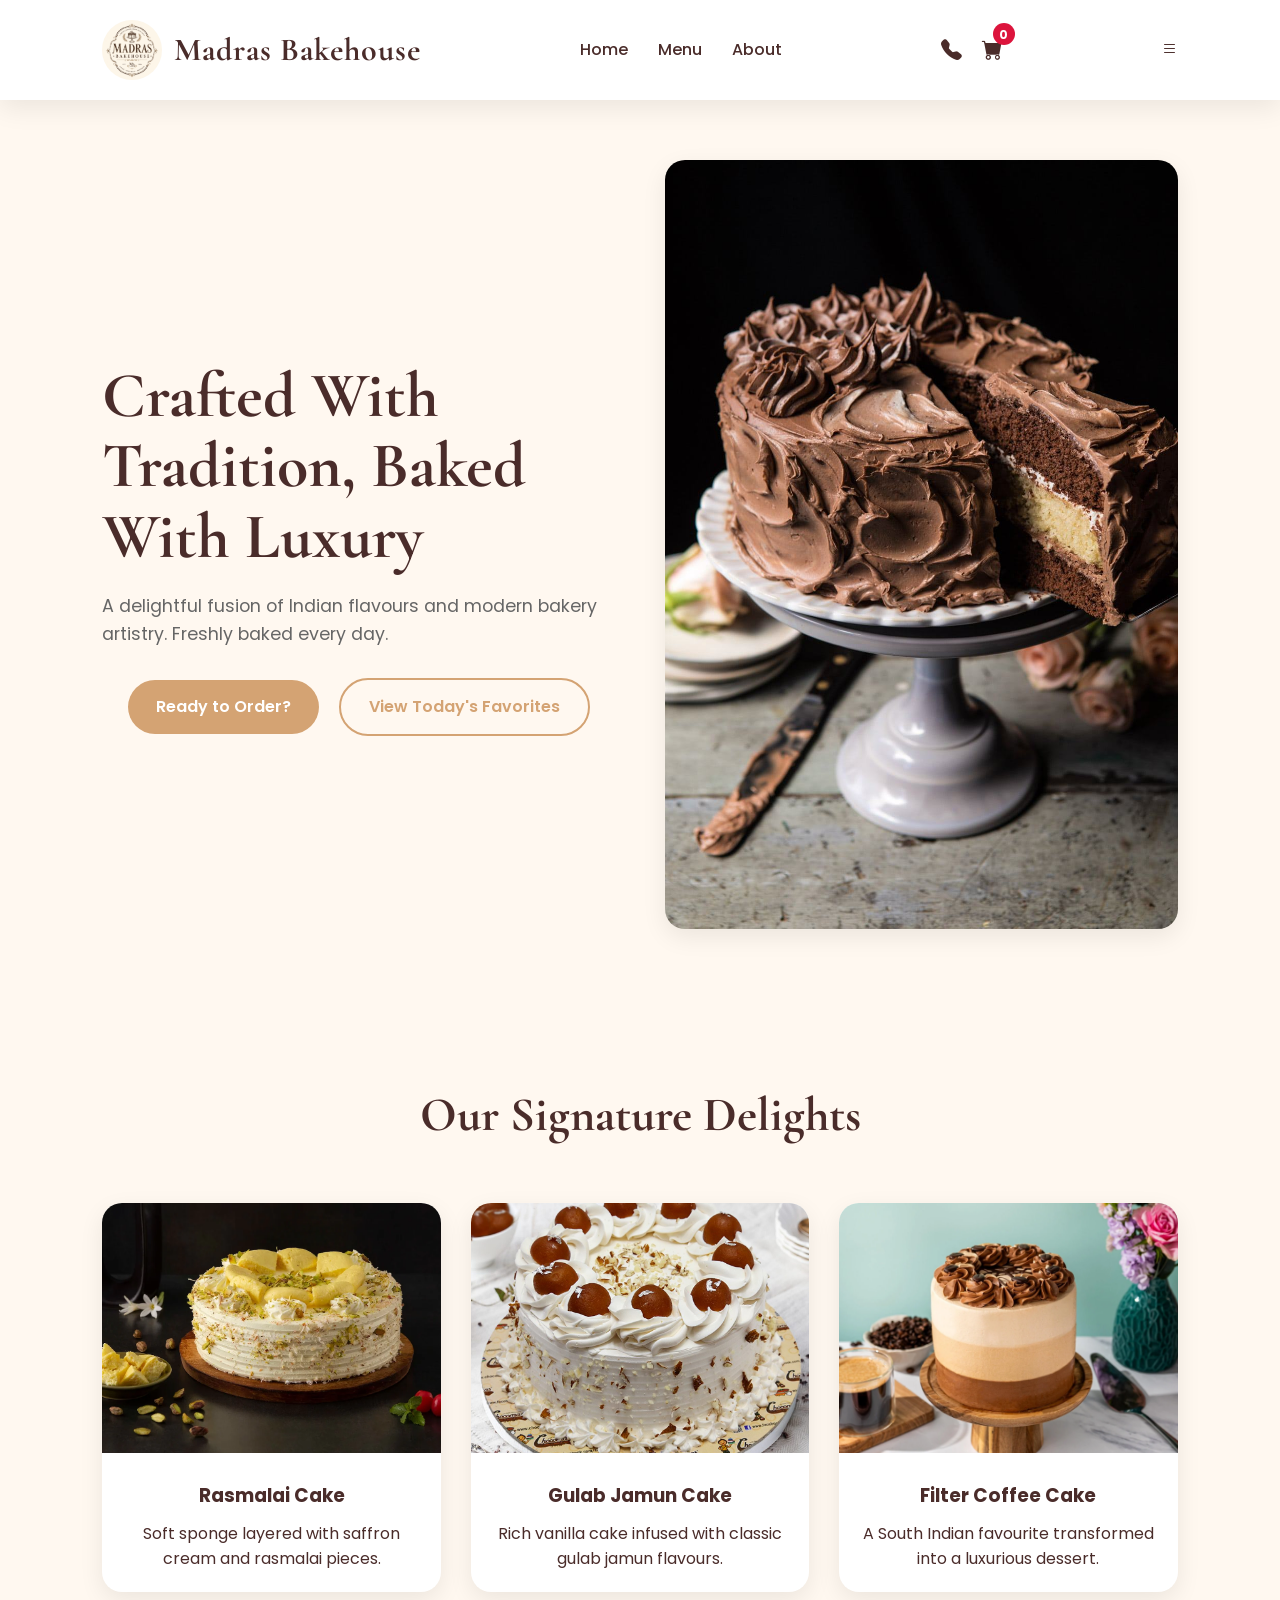
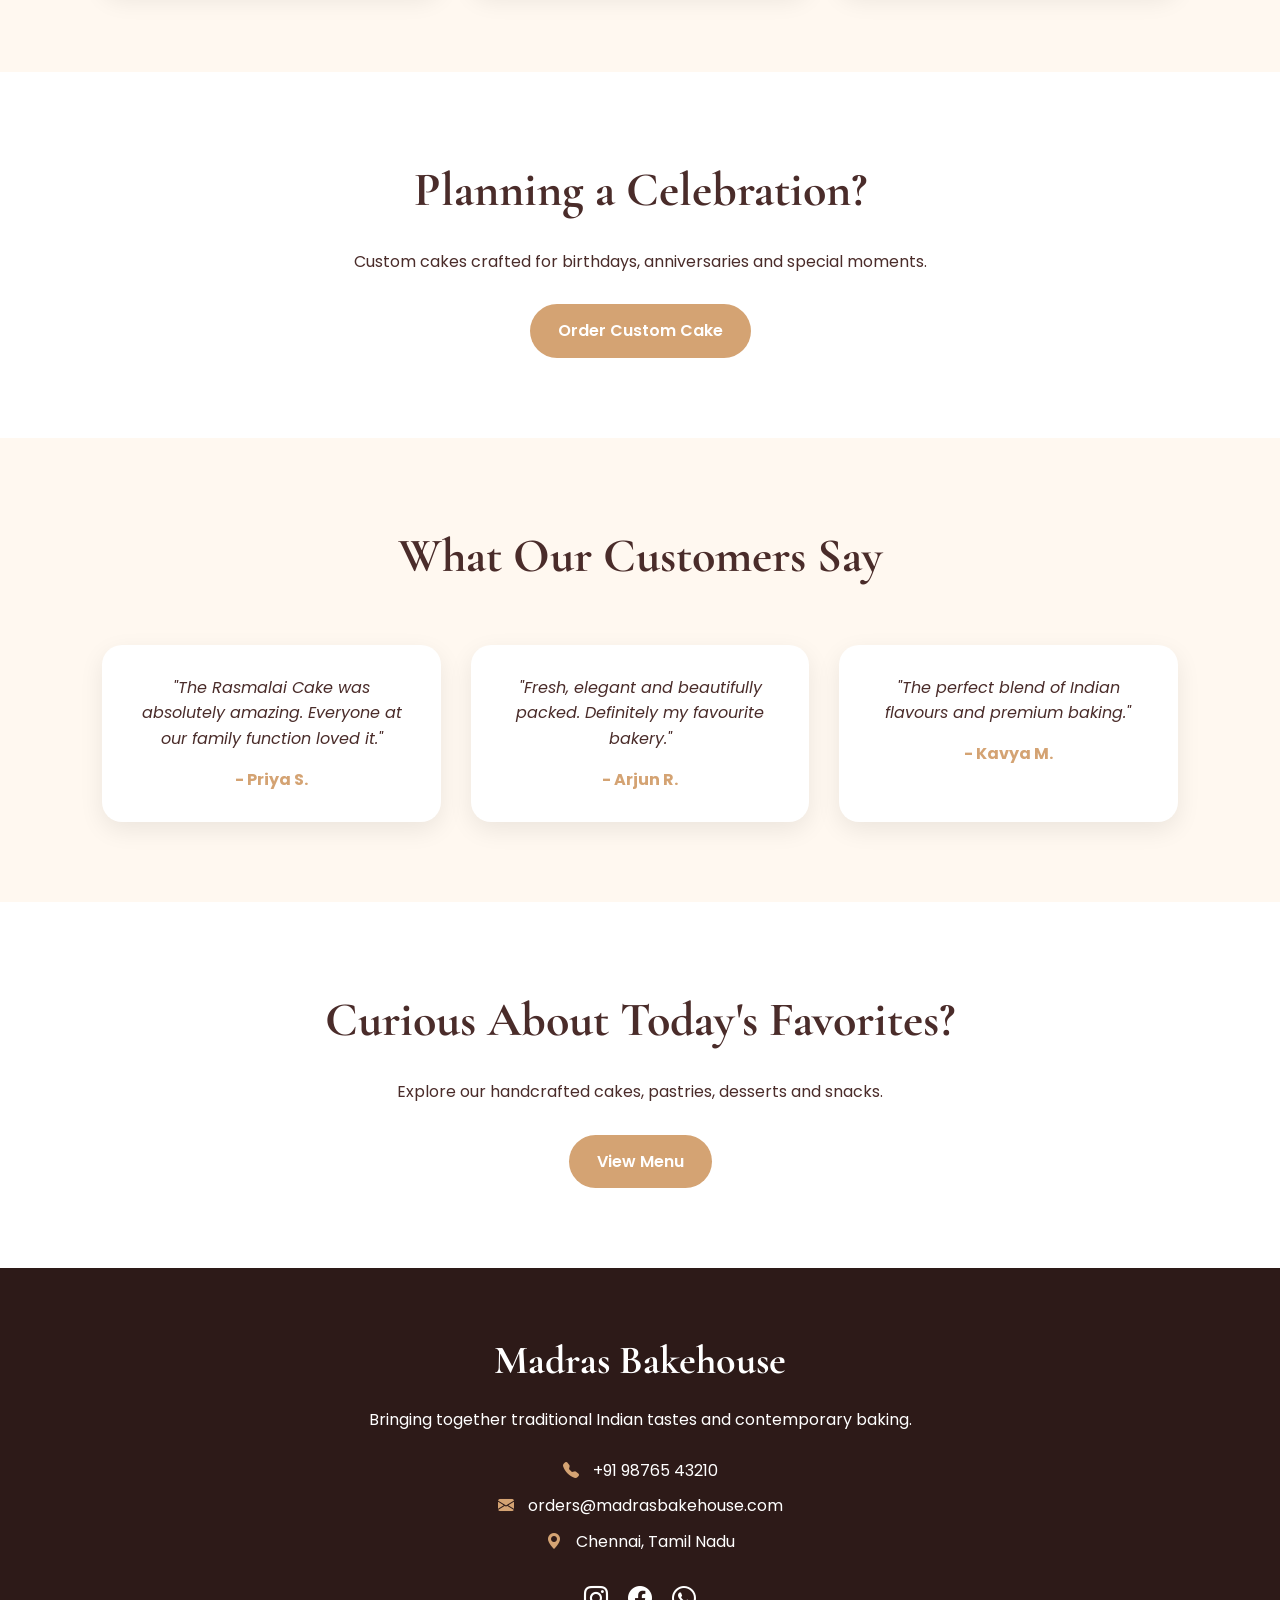
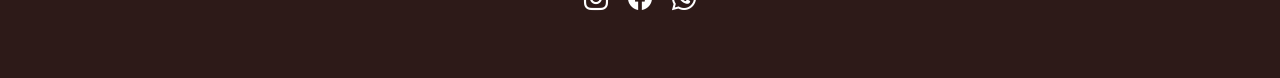
<file: index.html>
<!DOCTYPE html>
<html lang="en">
<head>
    <meta charset="UTF-8">
    <meta name="viewport" content="width=device-width, initial-scale=1.0">
    <title>Madras Bakehouse</title>

    <!-- Bootstrap Icons -->
    <link rel="stylesheet"
    href="https://cdn.jsdelivr.net/npm/bootstrap-icons@1.11.3/font/bootstrap-icons.min.css">

    <!-- CSS -->
    <link rel="stylesheet" href="style.css">
</head>

<body>

    <!-- ================= NAVBAR ================= -->
<!--<div id="loader">

<h2>Madras Bakehouse</h2>

</div>-->
    <header>

        <nav class="navbar">

            <div class="logo-section">

                <img src="logo.png"
                     alt="Bakery Logo"
                     class="logo">

                <h1>Madras Bakehouse</h1>

            </div>

            <ul class="nav-links">

                <li><a href="index.html">Home</a></li>

                <li><a href="menu.html">Menu</a></li>

                <li><a href="about.html">About</a></li>

            </ul>

            <div class="nav-icons">

                <a href="#footer">
                    <i class="bi bi-telephone-fill"></i>
                </a>

                <a href="favorites.html" class="cart-icon">

    <i class="bi bi-cart-fill"></i>

    <span id="cartCount">0</span>

</a>

            </div>
            <div class="menu-toggle">

    <i class="bi bi-list"></i>

</div>

        </nav>

    </header>

    <!-- ================= HERO SECTION ================= -->

    <section class="hero">

        <div class="hero-content">

            <h2>
                Crafted With Tradition,
                Baked With Luxury
            </h2>

            <p>
                A delightful fusion of Indian flavours and
                modern bakery artistry. Freshly baked every day.
            </p>

            <div class="hero-buttons">

                <a href="order.html" class="btn">
                    Ready to Order?
                </a>

                <a href="menu.html" class="btn-outline">
                    View Today's Favorites
                </a>

            </div>

        </div>

        <div class="hero-image">

            <img src="cakedisplay1.jpg"
                 alt="Luxury Cake">

        </div>

    </section>

    <!-- ================= SIGNATURE DESSERTS ================= -->

    <section class="signature">

        <h2>Our Signature Delights</h2>

        <div class="dessert-container">

            <div class="dessert-card">

                <img src="rasmalai.png"
                     alt="Rasmalai Cake">

                <h3>Rasmalai Cake</h3>

                <p>
                    Soft sponge layered with saffron cream
                    and rasmalai pieces.
                </p>

            </div>

            <div class="dessert-card">

                <img src="gulab.jpg"
                     alt="Gulab Jamun Cake">

                <h3>Gulab Jamun Cake</h3>

                <p>
                    Rich vanilla cake infused with
                    classic gulab jamun flavours.
                </p>

            </div>

            <div class="dessert-card">

                <img src="filter.png"
                     alt="Filter Coffee Cake">

                <h3>Filter Coffee Cake</h3>

                <p>
                    A South Indian favourite transformed
                    into a luxurious dessert.
                </p>

            </div>

        </div>

    </section>

    <!-- ================= CTA 1 ================= -->

    <section class="cta">

        <h2>
            Planning a Celebration?
        </h2>

        <p>
            Custom cakes crafted for birthdays,
            anniversaries and special moments.
        </p>

        <a href="order.html" class="btn">
            Order Custom Cake
        </a>

    </section>

    <!-- ================= TESTIMONIALS ================= -->

    <section class="testimonials  ">

        <h2>What Our Customers Say</h2>

        <div class="testimonial-container">

            <div class="testimonial">

                <p>
                    "The Rasmalai Cake was absolutely amazing.
                    Everyone at our family function loved it."
                </p>

                <h4>- Priya S.</h4>

            </div>

            <div class="testimonial">

                <p>
                    "Fresh, elegant and beautifully packed.
                    Definitely my favourite bakery."
                </p>

                <h4>- Arjun R.</h4>

            </div>

            <div class="testimonial">

                <p>
                    "The perfect blend of Indian flavours and
                    premium baking."
                </p>

                <h4>- Kavya M.</h4>

            </div>

        </div>

    </section>

    <!-- ================= CTA 2 ================= -->

    <section class="cta  ">

        <h2>
            Curious About Today's Favorites?
        </h2>

        <p>
            Explore our handcrafted cakes,
            pastries, desserts and snacks.
        </p>

        <a href="menu.html" class="btn">
            View Menu
        </a>

    </section>

    <!-- ================= FOOTER ================= -->

    <footer id="footer">

        <div class="footer-content">

            <h2>Madras Bakehouse</h2>

            <p>
                Bringing together traditional Indian tastes
                and contemporary baking.
            </p>

            <div class="contact-info">

                <p>
                    <i class="bi bi-telephone-fill"></i>
                    +91 98765 43210
                </p>

                <p>
                    <i class="bi bi-envelope-fill"></i>
                    orders@madrasbakehouse.com
                </p>

                <p>
                    <i class="bi bi-geo-alt-fill"></i>
                    Chennai, Tamil Nadu
                </p>

            </div>
<div class="social-icons">

    <a href="#">
        <i class="bi bi-instagram"></i>
    </a>

    <a href="#">
        <i class="bi bi-facebook"></i>
    </a>

    <a href="#">
        <i class="bi bi-whatsapp"></i>
    </a>

</div>
        </div>

    </footer>

    <script src="script.js"></script>

</body>
</html>
</file>
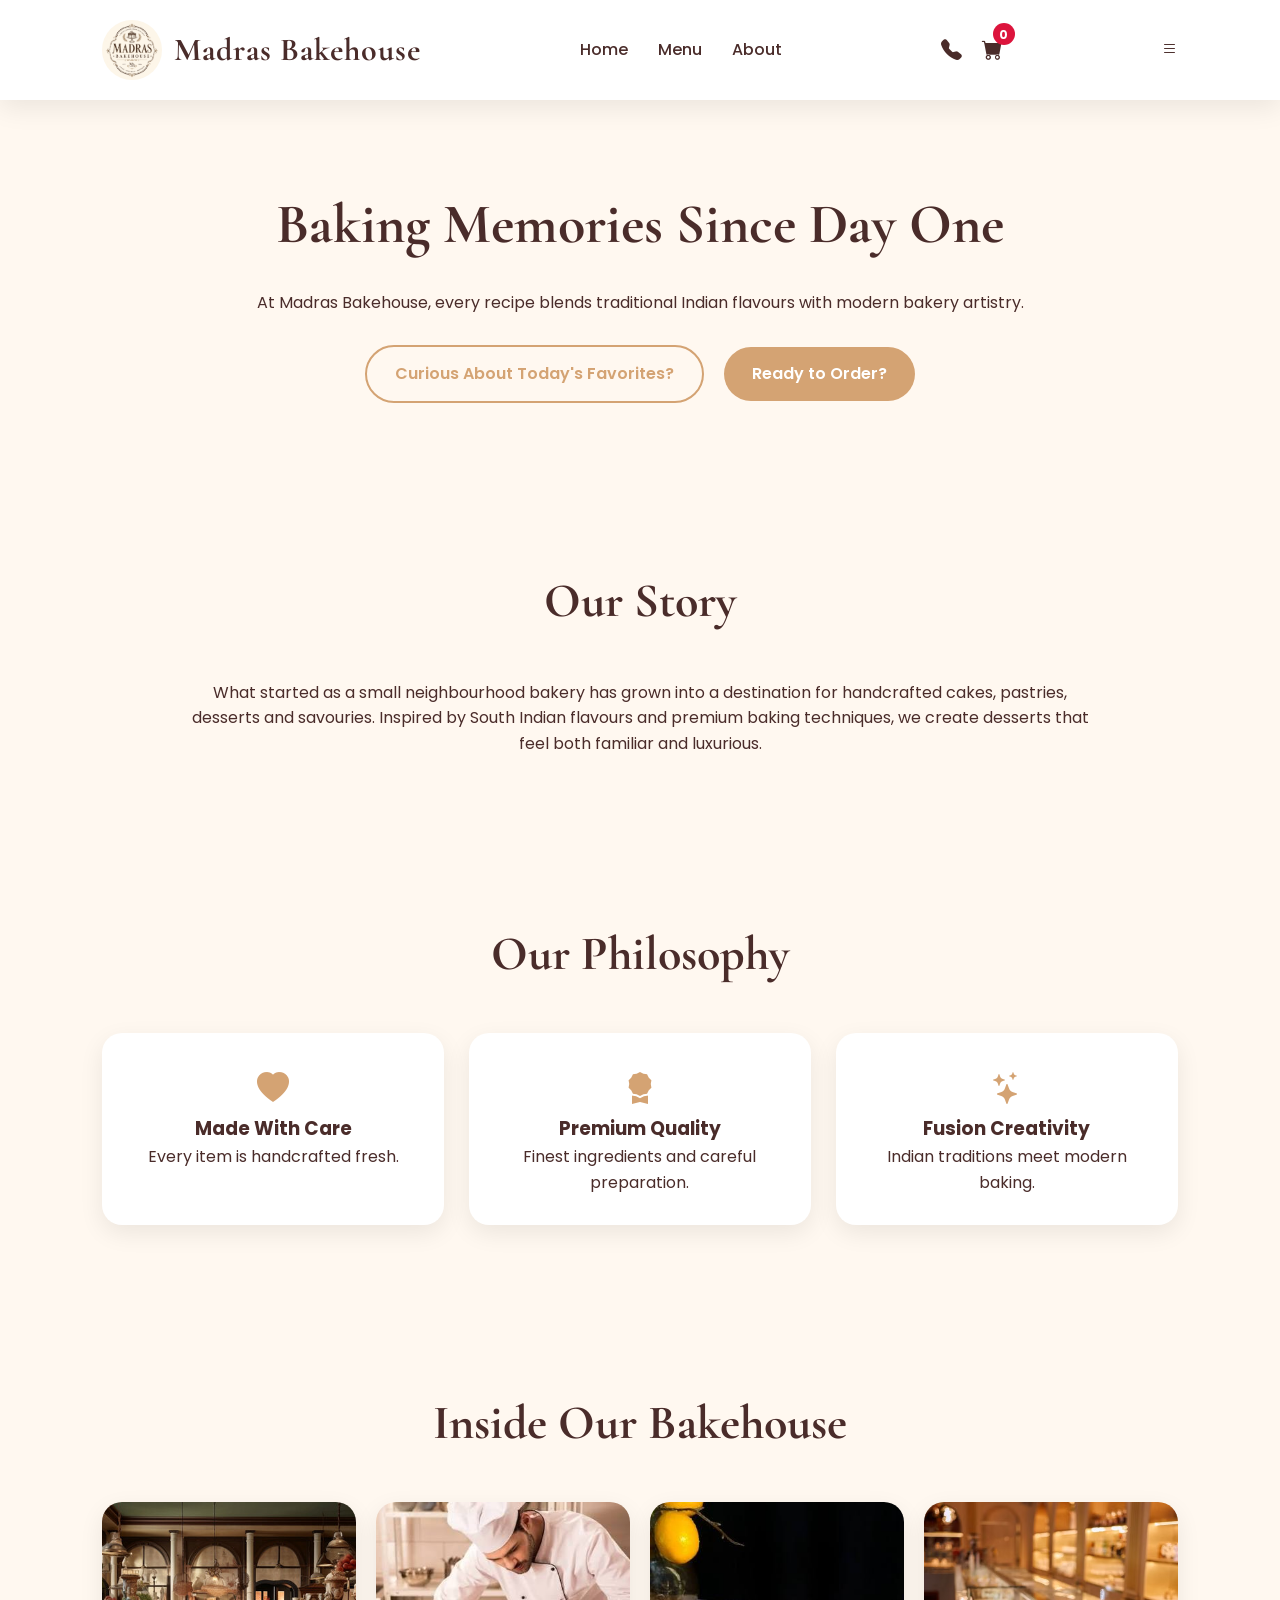
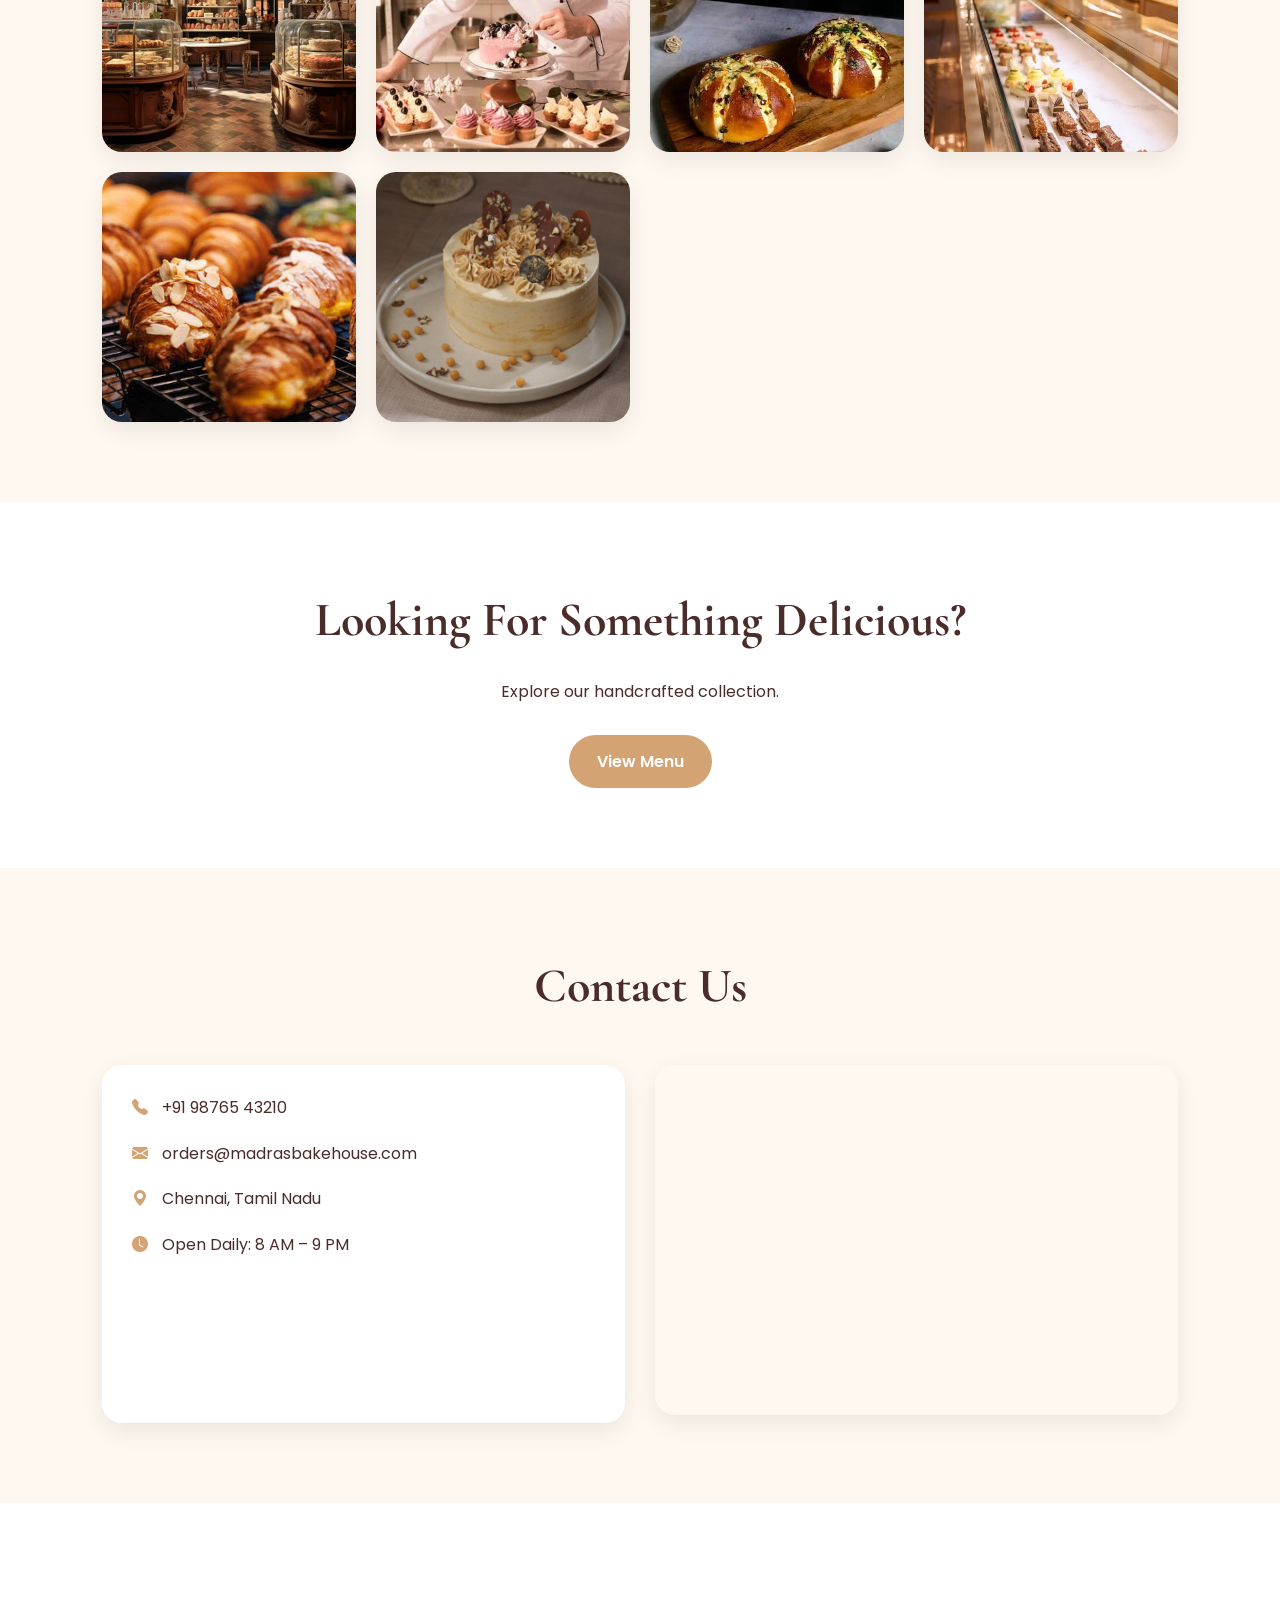
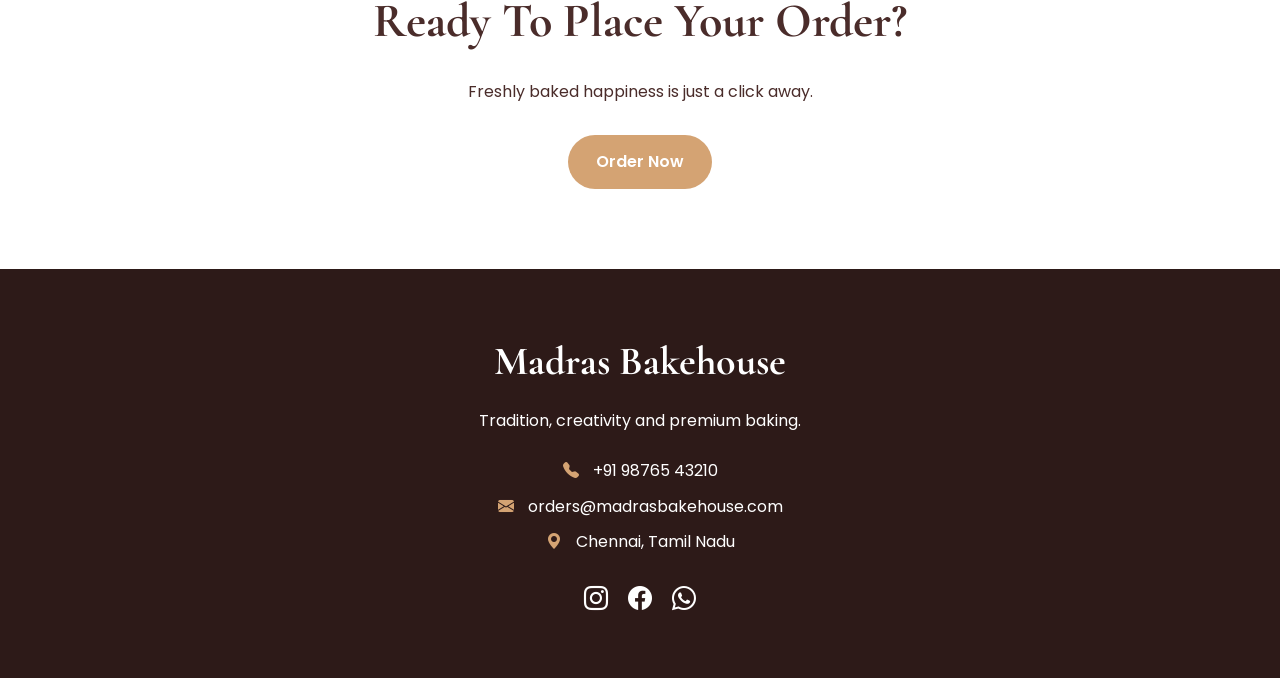
<file: about.html>
<!DOCTYPE html>
<html lang="en">
<head>
    <meta charset="UTF-8">
    <meta name="viewport" content="width=device-width, initial-scale=1.0">
    <title>About Us | Madras Bakehouse</title>

    <link rel="stylesheet"
    href="https://cdn.jsdelivr.net/npm/bootstrap-icons@1.11.3/font/bootstrap-icons.min.css">

    <link rel="stylesheet" href="style.css">
</head>

<body>
<!--<div id="loader">

<h2>Madras Bakehouse</h2>

</div>-->
    <!-- NAVBAR -->

    <header>

        <nav class="navbar">

            <div class="logo-section">

                <img src=" logo.png"
                     alt="Bakery Logo"
                     class="logo">

                <h1>Madras Bakehouse</h1>

            </div>

            <ul class="nav-links">

                <li><a href="index.html">Home</a></li>

                <li><a href="menu.html">Menu</a></li>

                <li><a href="about.html">About</a></li>

            </ul>

            <div class="nav-icons">

                <a href="#contact">
                    <i class="bi bi-telephone-fill"></i>
                </a>

                <a href="favorites.html" class="cart-icon">

    <i class="bi bi-cart-fill"></i>

    <span id="cartCount">0</span>

</a>

            </div>
            <div class="menu-toggle">

    <i class="bi bi-list"></i>

</div>

        </nav>

    </header>

    <!-- HERO -->

    <section class="about-hero">

        <h2>
            Baking Memories Since Day One
        </h2>

        <p>
            At Madras Bakehouse, every recipe blends
            traditional Indian flavours with modern bakery artistry.
        </p>

        <div class="hero-buttons">

           <a href="menu.html" class="btn-outline">
                Curious About Today's Favorites?
            </a>

            <a href="order.html" class="btn">
                Ready to Order?
            </a>

        </div>

    </section>

    <!-- OUR STORY -->

    <section class="story-section">

        <h2>Our Story</h2>

        <p>
            What started as a small neighbourhood bakery
            has grown into a destination for handcrafted cakes,
            pastries, desserts and savouries.

            Inspired by South Indian flavours and premium
            baking techniques, we create desserts that feel
            both familiar and luxurious.
        </p>

    </section>

    <!-- PHILOSOPHY -->

    <section class="philosophy-section">

        <h2>Our Philosophy</h2>

        <div class="philosophy-grid">

            <div class="philosophy-card">
                <i class="bi bi-heart-fill"></i>
                <h3>Made With Care</h3>
                <p>
                    Every item is handcrafted fresh.
                </p>
            </div>

            <div class="philosophy-card">
                <i class="bi bi-award-fill"></i>
                <h3>Premium Quality</h3>
                <p>
                    Finest ingredients and careful preparation.
                </p>
            </div>

            <div class="philosophy-card">
                <i class="bi bi-stars"></i>
                <h3>Fusion Creativity</h3>
                <p>
                    Indian traditions meet modern baking.
                </p>
            </div>

        </div>

    </section>

    <!-- GALLERY -->

    <section class="gallery-section">

        <h2>Inside Our Bakehouse</h2>

        <div class="gallery-grid">

            <img src="bakerydisplay.jpg" alt="">
            <img src="baker.jpg" alt="">
            <img src="bread.jpg" alt="">
            <img src="counter.avif" alt="">
            <img src="pasteryclose.jpg" alt="">
            <img src="custom.webp" alt="">

        </div>

    </section>

    <!-- CTA -->

    <section class="cta">

        <h2>
            Looking For Something Delicious?
        </h2>

        <p>
            Explore our handcrafted collection.
        </p>

        <a href="menu.html" class="btn">
            View Menu
        </a>

    </section>

    <!-- CONTACT -->

    <section id="contact" class="contact-section">

        <h2>Contact Us</h2>

        <div class="contact-grid">

            <div class="contact-details">

                <p>
                    <i class="bi bi-telephone-fill"></i>
                    +91 98765 43210
                </p>

                <p>
                    <i class="bi bi-envelope-fill"></i>
                    orders@madrasbakehouse.com
                </p>

                <p>
                    <i class="bi bi-geo-alt-fill"></i>
                    Chennai, Tamil Nadu
                </p>

                <p>
                    <i class="bi bi-clock-fill"></i>
                    Open Daily: 8 AM – 9 PM
                </p>

            </div>

            <div class="map-container">

                <iframe
                    src="https://maps.google.com/maps?q=Chennai&t=&z=13&ie=UTF8&iwloc=&output=embed"
                    loading="lazy">
                </iframe>

            </div>

        </div>

    </section>

    <!-- CTA -->

    <section class="cta ">

        <h2>
            Ready To Place Your Order?
        </h2>

        <p>
            Freshly baked happiness is just a click away.
        </p>

        <a href="order.html" class="btn">
            Order Now
        </a>

    </section>

    <!-- FOOTER -->

    <footer>

        <div class="footer-content">

            <h2>Madras Bakehouse</h2>

            <p>
                Tradition, creativity and premium baking.
            </p>

            <div class="contact-info">

                <p>
                    <i class="bi bi-telephone-fill"></i>
                    +91 98765 43210
                </p>

                <p>
                    <i class="bi bi-envelope-fill"></i>
                    orders@madrasbakehouse.com
                </p>

                <p>
                    <i class="bi bi-geo-alt-fill"></i>
                    Chennai, Tamil Nadu
                </p>

            </div>
            <div class="social-icons">

    <a href="#">
        <i class="bi bi-instagram"></i>
    </a>

    <a href="#">
        <i class="bi bi-facebook"></i>
    </a>

    <a href="#">
        <i class="bi bi-whatsapp"></i>
    </a>

</div>

        </div>

    </footer>

    <script src="script.js"></script>

</body>
</html>
</file>
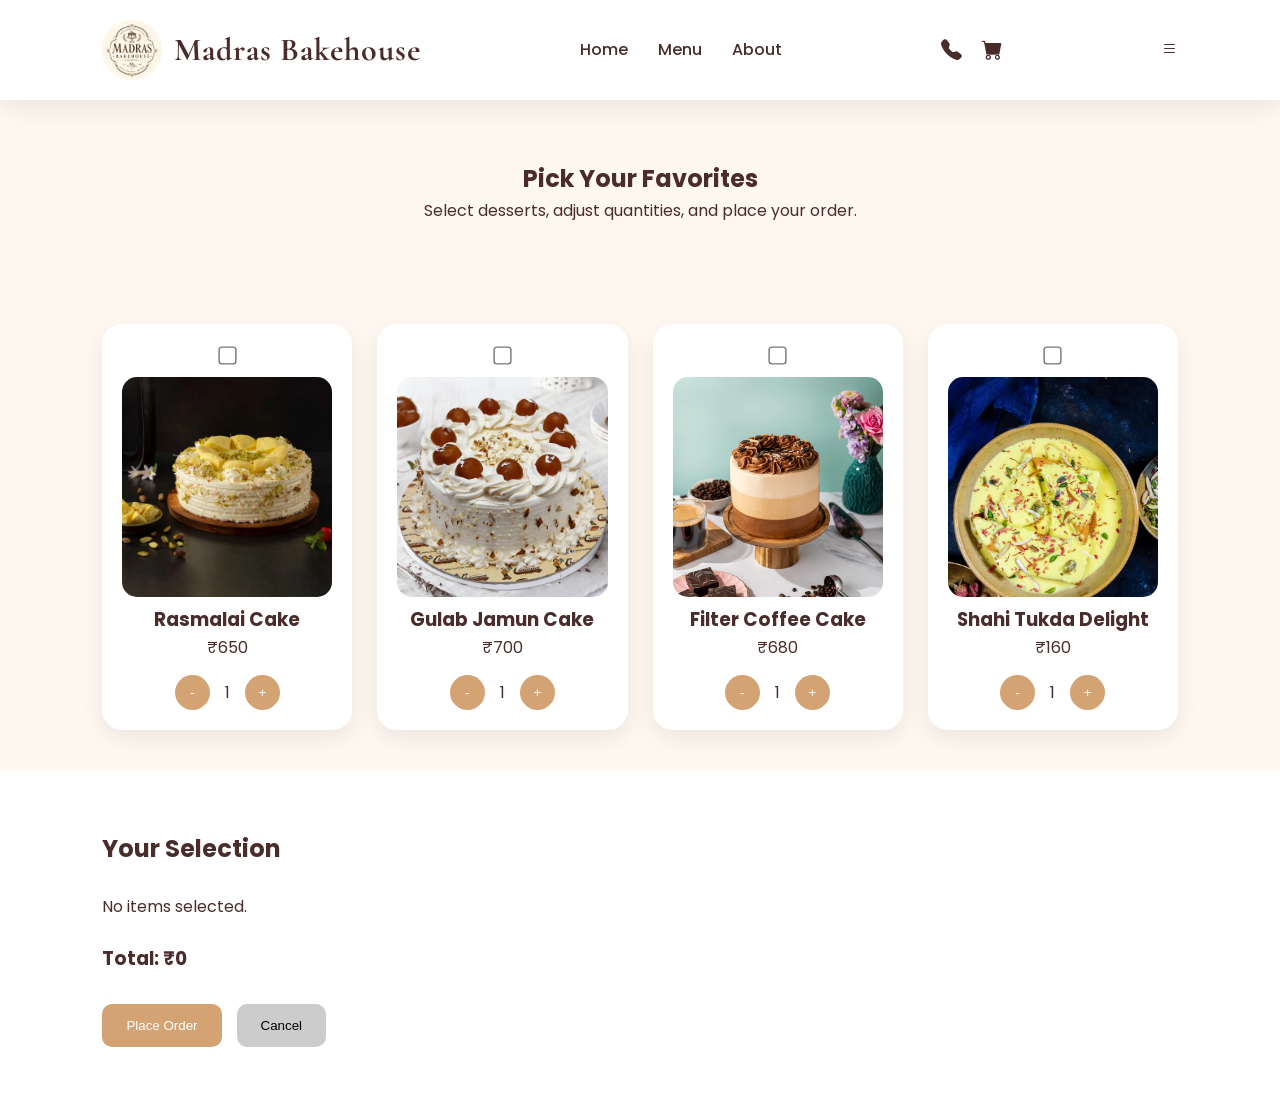
<file: favorites.html>
<!DOCTYPE html>
<html lang="en">
<head>
<meta charset="UTF-8">
<meta name="viewport" content="width=device-width, initial-scale=1.0">

<title>Select Your Favorites | Madras Bakehouse</title>

<link rel="stylesheet"
href="https://cdn.jsdelivr.net/npm/bootstrap-icons@1.11.3/font/bootstrap-icons.min.css">

<link rel="stylesheet" href="style.css">
</head>

<body>
<!--<div id="loader">

<h2>Madras Bakehouse</h2>

</div>-->
<header>

<nav class="navbar">

<div class="logo-section">

<img src=" logo.png"
alt="logo"
class="logo">

<h1>Madras Bakehouse</h1>

</div>

<ul class="nav-links">

<li><a href="index.html">Home</a></li>
<li><a href="menu.html">Menu</a></li>
<li><a href="about.html">About</a></li>

</ul>

<div class="nav-icons">

<a href="about.html#contact">
<i class="bi bi-telephone-fill"></i>
</a>

<a href="#">
<i class="bi bi-cart-fill"></i>
</a>

</div>
<div class="menu-toggle">

    <i class="bi bi-list"></i>

</div>

</nav>

</header>

<section class="favorites-header">

<h2>Pick Your Favorites</h2>

<p>
Select desserts, adjust quantities,
and place your order.
</p>

</section>

<section class="products-container">

<!-- PRODUCT 1 -->

<div class="product-card">

<input
type="checkbox"
class="item-check"
data-name="Rasmalai Cake"
data-price="650">

<img src="rasmalai.png">

<h3>Rasmalai Cake</h3>

<p>₹650</p>

<div class="qty-box">

<button class="minus">-</button>

<span class="qty">1</span>

<button class="plus">+</button>

</div>

</div>

<!-- PRODUCT 2 -->

<div class="product-card">

<input
type="checkbox"
class="item-check"
data-name="Gulab Jamun Cake"
data-price="700">

<img src="gulab.jpg">

<h3>Gulab Jamun Cake</h3>

<p>₹700</p>

<div class="qty-box">

<button class="minus">-</button>

<span class="qty">1</span>

<button class="plus">+</button>

</div>

</div>

<!-- PRODUCT 3 -->

<div class="product-card">

<input
type="checkbox"
class="item-check"
data-name="Filter Coffee Cake"
data-price="680">

<img src="filter.png">

<h3>Filter Coffee Cake</h3>

<p>₹680</p>

<div class="qty-box">

<button class="minus">-</button>

<span class="qty">1</span>

<button class="plus">+</button>

</div>

</div>

<!-- PRODUCT 4 -->

<div class="product-card">

<input
type="checkbox"
class="item-check"
data-name="Shahi Tukda Delight"
data-price="160">

<img src="shahi.jpg">

<h3>Shahi Tukda Delight</h3>

<p>₹160</p>

<div class="qty-box">

<button class="minus">-</button>

<span class="qty">1</span>

<button class="plus">+</button>

</div>

</div>

</section>

<!-- SUMMARY -->

<section class="order-summary">

<h2>Your Selection</h2>

<div id="selectedItems">

No items selected.

</div>

<h3 id="grandTotal">

Total: ₹0

</h3>

<div class="summary-buttons">

<button id="placeOrder"
class="submit-btn">

Place Order

</button>

<button
class="cancel-btn"
onclick="window.location.href='menu.html'">

Cancel

</button>

</div>

</section>

<!-- SUCCESS MESSAGE -->

<section
id="successMessage"
class="success-message"
style="display:none;">

<h2>
🎉 Your Order Has Been Placed Successfully!
</h2>

<p id="customerConfirmation"></p>

</section>

<script src="script.js"></script>

</body>
</html>
</file>
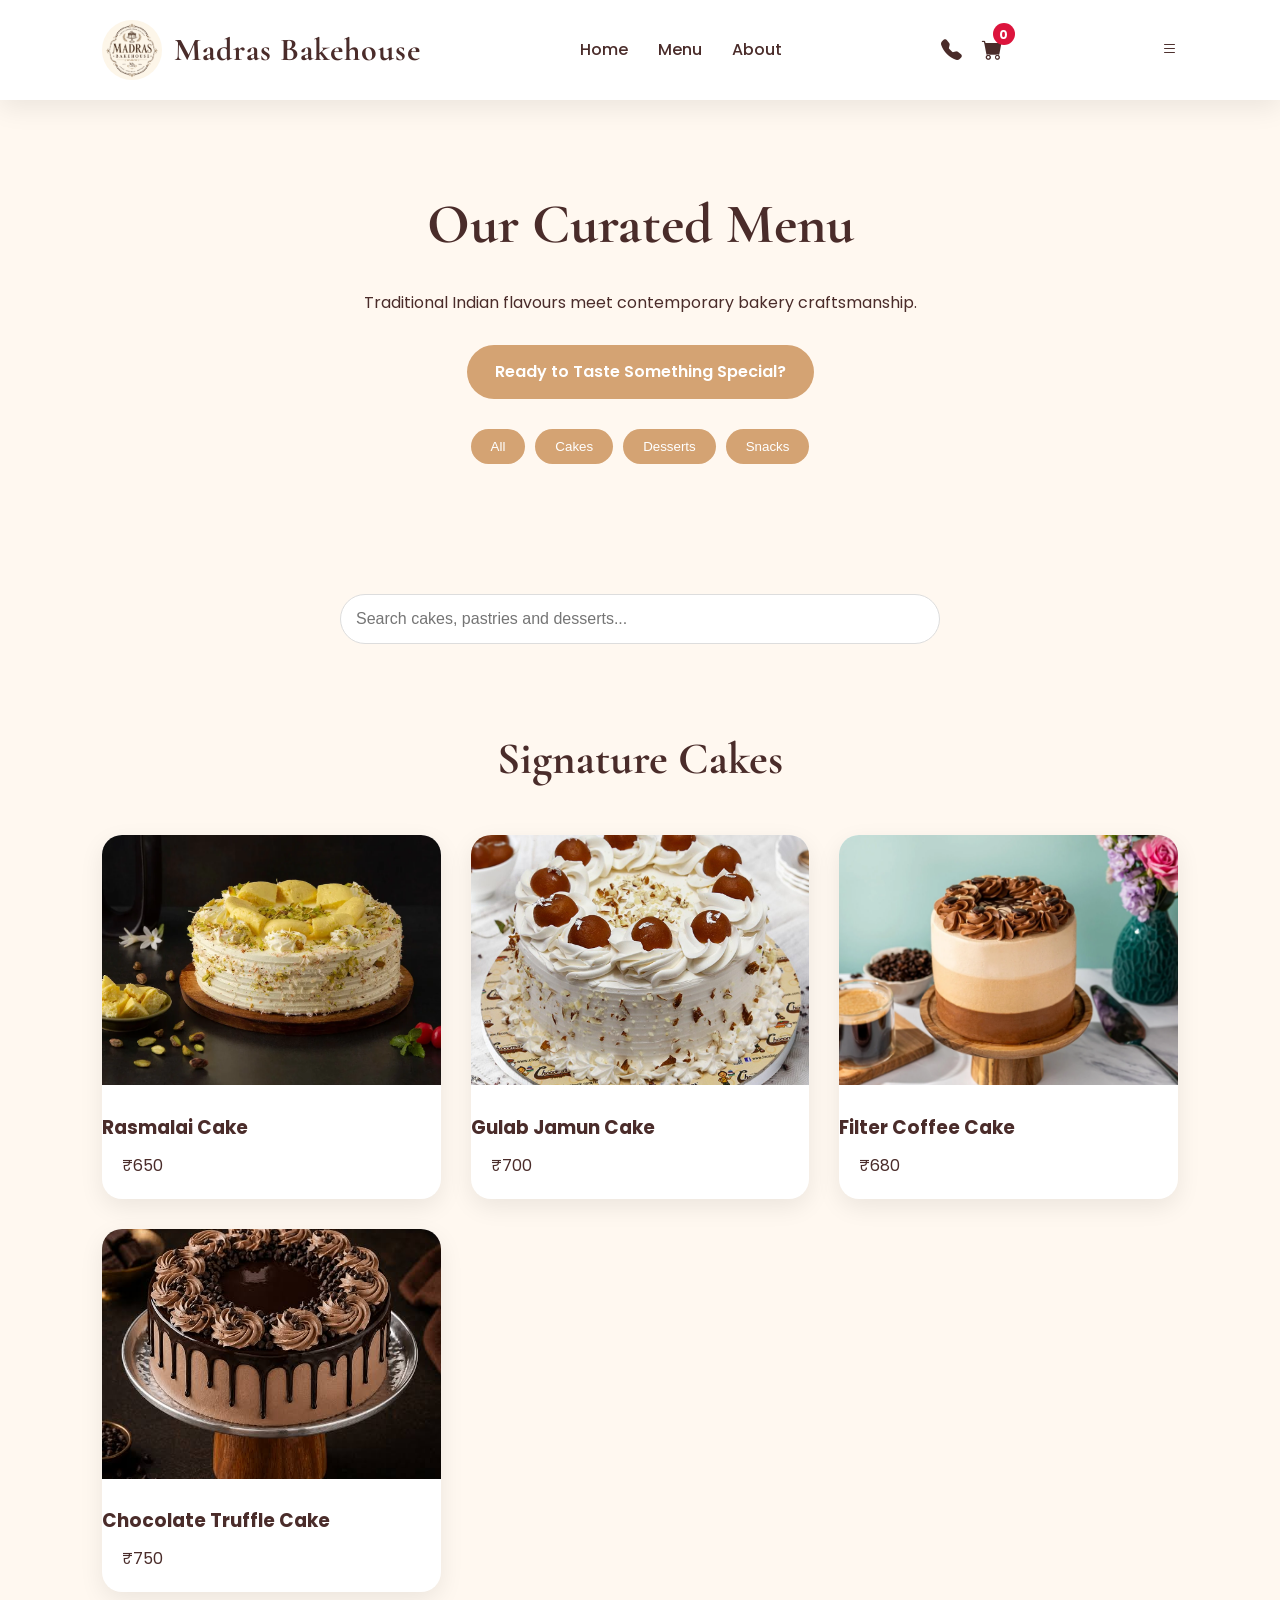
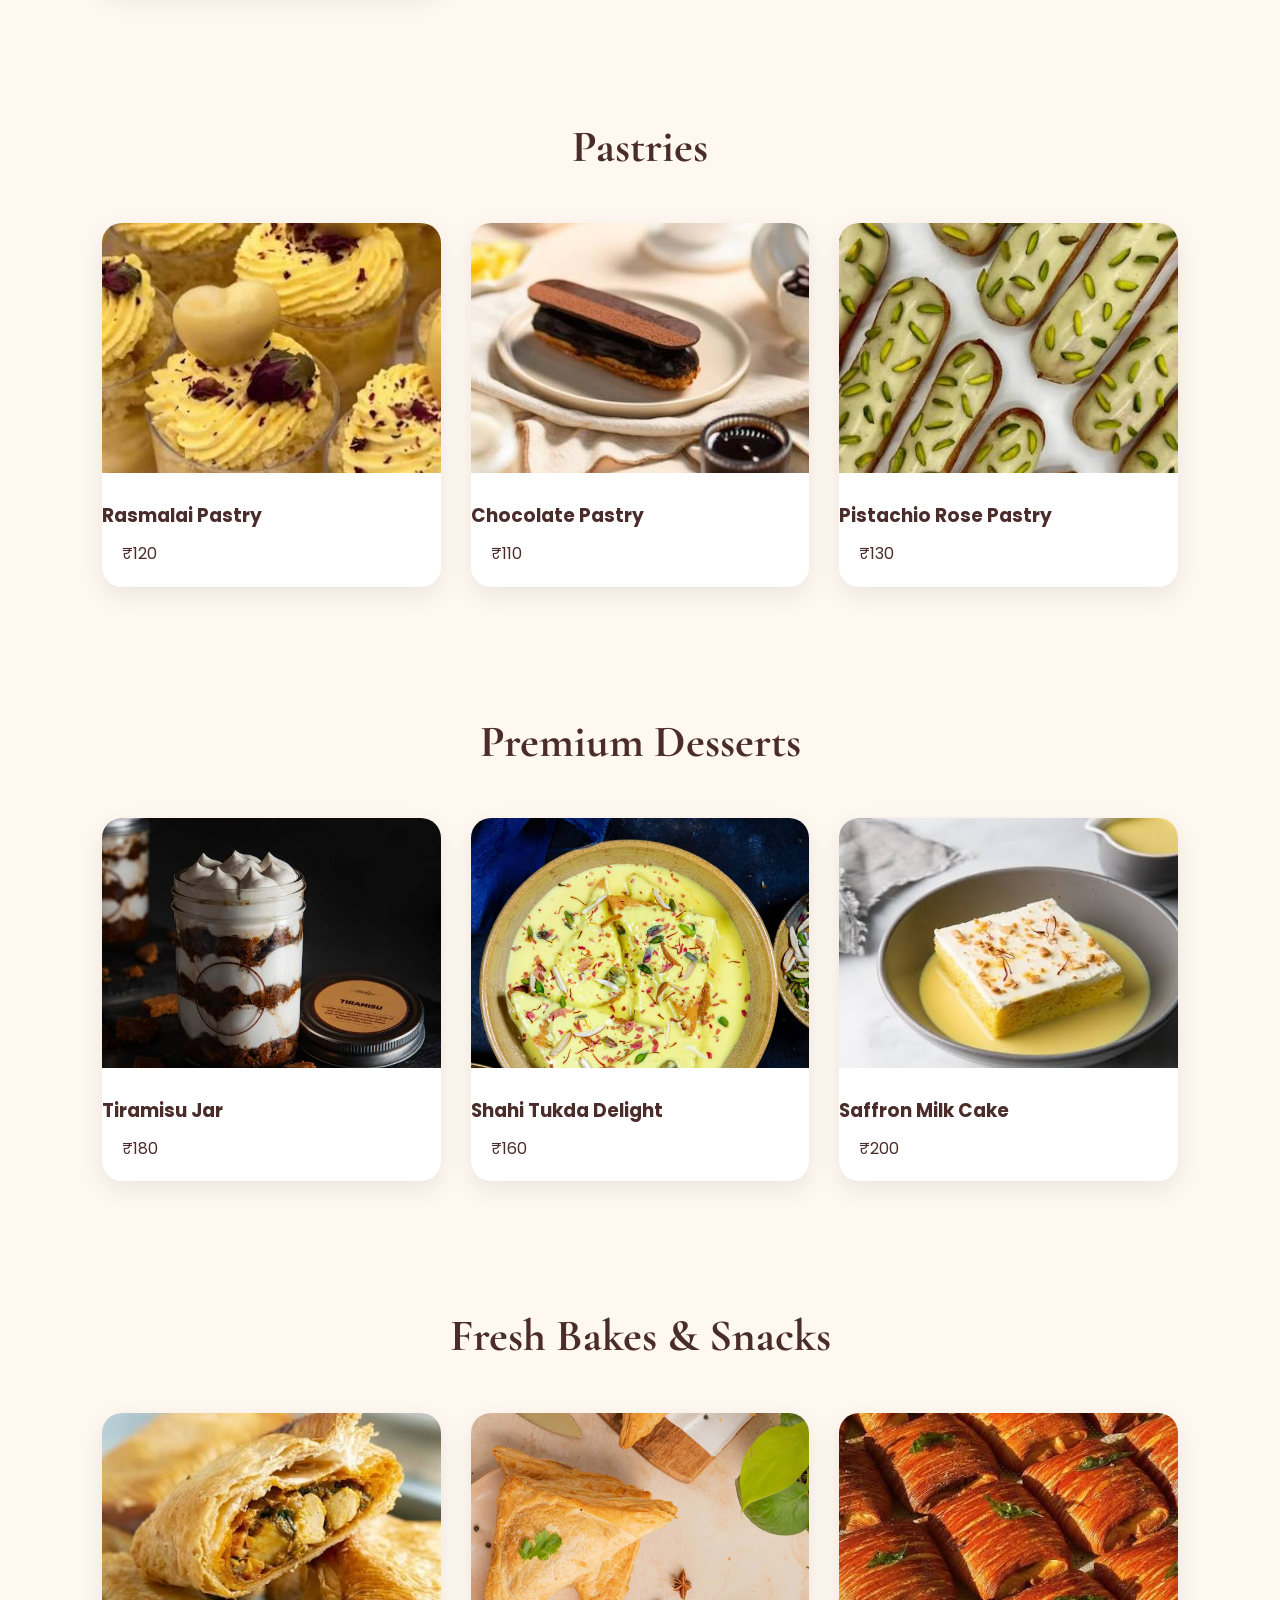
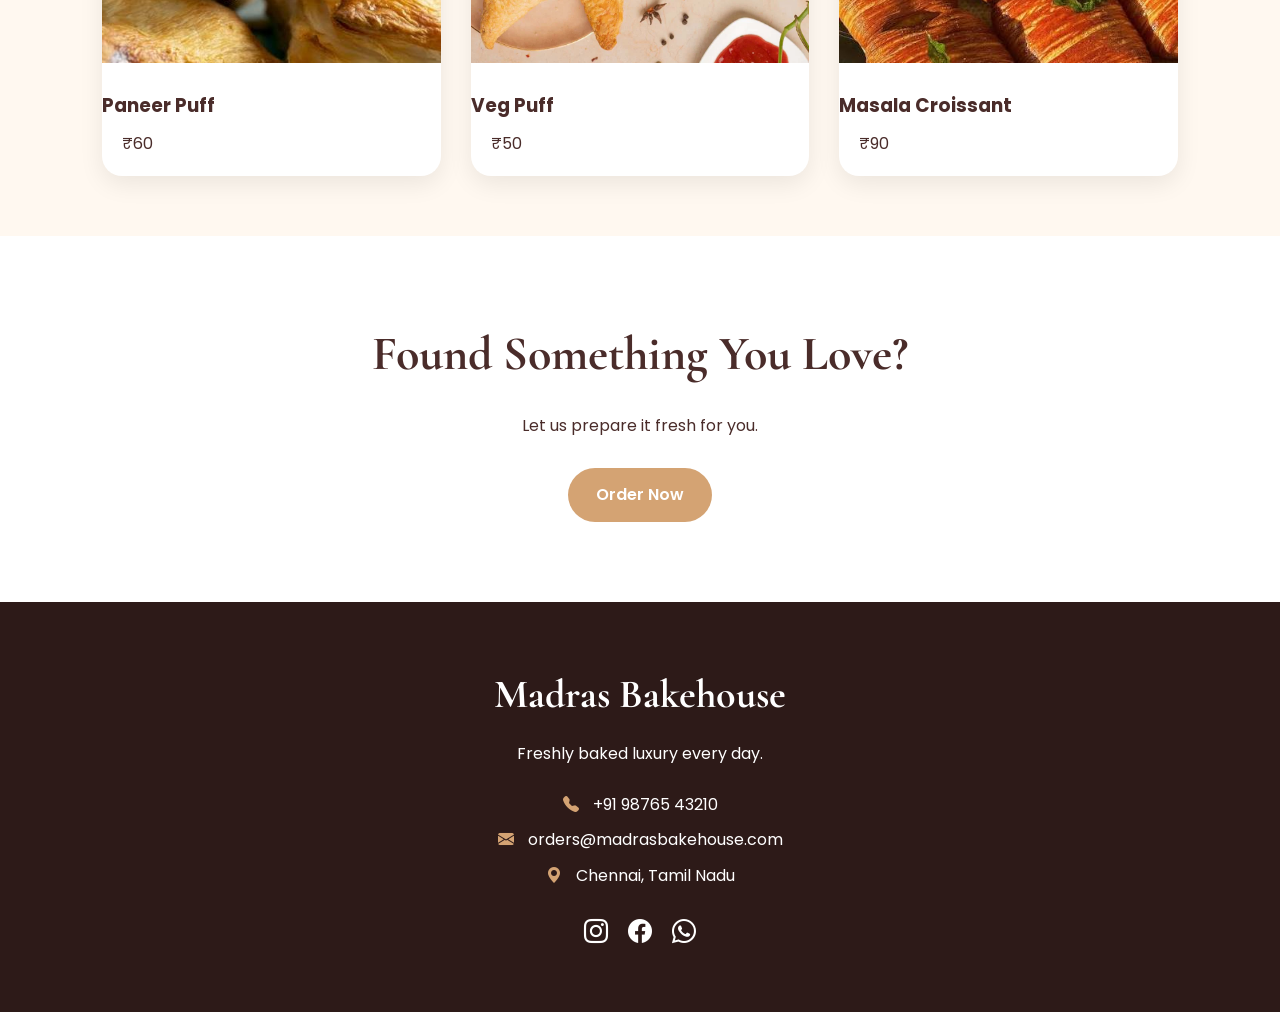
<file: menu.html>
<!DOCTYPE html>
<html lang="en">
<head>
    <meta charset="UTF-8">
    <meta name="viewport" content="width=device-width, initial-scale=1.0">
    <title>Menu | Madras Bakehouse</title>

    <link rel="stylesheet"
    href="https://cdn.jsdelivr.net/npm/bootstrap-icons@1.11.3/font/bootstrap-icons.min.css">

    <link rel="stylesheet" href="style.css">
</head>
<body>

    <!-- ================= NAVBAR ================= -->
<!--<div id="loader">

<h2>Madras Bakehouse</h2>

</div>-->
    <header>

        <nav class="navbar">

            <div class="logo-section">

                <img src=" logo.png"
                     alt="Logo"
                     class="logo">

                <h1>Madras Bakehouse</h1>

            </div>

            <ul class="nav-links">

                <li><a href="index.html">Home</a></li>

                <li><a href="menu.html">Menu</a></li>

                <li><a href="about.html">About</a></li>

            </ul>

            <div class="nav-icons">

                <a href="about.html#contact">
                    <i class="bi bi-telephone-fill"></i>
                </a>

                <a href="favorites.html" class="cart-icon">

    <i class="bi bi-cart-fill"></i>

    <span id="cartCount">0</span>

</a>

            </div>
            <div class="menu-toggle">

    <i class="bi bi-list"></i>

</div>

        </nav>

    </header>

    <!-- ================= HERO ================= -->

    <section class="menu-hero">

        <h2>Our Curated Menu</h2>

        <p>
            Traditional Indian flavours meet
            contemporary bakery craftsmanship.
        </p>

        <a href="order.html" class="btn">
            Ready to Taste Something Special?
        </a>
        <div class="filter-buttons">

<button class="filter-btn" data-filter="all">
All
</button>

<button class="filter-btn" data-filter="cake">
Cakes
</button>

<button class="filter-btn" data-filter="dessert">
Desserts
</button>

<button class="filter-btn" data-filter="snack">
Snacks
</button>

</div>

    </section>
    <section class="search-section">

    <input
    type="text"
    id="searchInput"
    placeholder="Search cakes, pastries and desserts...">

</section>

    <!-- ================= CAKES ================= -->

    <section class="menu-section" data-category="cake">

        <h2>Signature Cakes</h2>

        <div class="dessert-container">

            <div class="dessert-card">
                <img src="rasmalai.png">
                <h3>Rasmalai Cake</h3>
                <p>₹650</p>
            </div>

            <div class="dessert-card">
                <img src="gulab.jpg">
                <h3>Gulab Jamun Cake</h3>
                <p>₹700</p>
            </div>

            <div class="dessert-card">
                <img src="filter.png">
                <h3>Filter Coffee Cake</h3>
                <p>₹680</p>
            </div>

            <div class="dessert-card">
                <img src="truffle.jpg">
                <h3>Chocolate Truffle Cake</h3>
                <p>₹750</p>
            </div>

        </div>

    </section>

    <!-- ================= PASTRIES ================= -->

    <section class="menu-section" data-category="dessert">

        <h2>Pastries</h2>

        <div class="dessert-container">

            <div class="dessert-card">
                <img src="raspas.jpg">
                <h3>Rasmalai Pastry</h3>
                <p>₹120</p>
            </div>

            <div class="dessert-card">
                <img src="chocopas.jpg">
                <h3>Chocolate Pastry</h3>
                <p>₹110</p>
            </div>

            <div class="dessert-card">
                <img src="pispas.jpg">
                <h3>Pistachio Rose Pastry</h3>
                <p>₹130</p>
            </div>

        </div>

    </section>

    <!-- ================= DESSERTS ================= -->

    <section class="menu-section" data-category="dessert">

        <h2>Premium Desserts</h2>

        <div class="dessert-container">

            <div class="dessert-card">
                <img src="tira.jpg">
                <h3>Tiramisu Jar</h3>
                <p>₹180</p>
            </div>

            <div class="dessert-card">
                <img src="shahi.jpg">
                <h3>Shahi Tukda Delight</h3>
                <p>₹160</p>
            </div>

            <div class="dessert-card">
                <img src="saffron.jpg">
                <h3>Saffron Milk Cake</h3>
                <p>₹200</p>
            </div>

        </div>

    </section>

    <!-- ================= SAVOURIES ================= -->

    <section class="menu-section" data-category="snack">

        <h2>Fresh Bakes & Snacks</h2>

        <div class="dessert-container">

            <div class="dessert-card">
                <img src="paneer.jpg">
                <h3>Paneer Puff</h3>
                <p>₹60</p>
            </div>

            <div class="dessert-card">
                <img src="vegpuff.png">
                <h3>Veg Puff</h3>
                <p>₹50</p>
            </div>

            <div class="dessert-card">
                <img src="masala.jpg">
                <h3>Masala Croissant</h3>
                <p>₹90</p>
            </div>

        </div>

    </section>

    <!-- ================= CTA ================= -->

    <section class="cta  ">

        <h2>
            Found Something You Love?
        </h2>

        <p>
            Let us prepare it fresh for you.
        </p>

        <a href="order.html" class="btn">
            Order Now
        </a>

    </section>

    <!-- ================= FOOTER ================= -->

    <footer>

        <div class="footer-content">

            <h2>Madras Bakehouse</h2>

            <p>
                Freshly baked luxury every day.
            </p>

            <div class="contact-info">

                <p>
                    <i class="bi bi-telephone-fill"></i>
                    +91 98765 43210
                </p>

                <p>
                    <i class="bi bi-envelope-fill"></i>
                    orders@madrasbakehouse.com
                </p>

                <p>
                    <i class="bi bi-geo-alt-fill"></i>
                    Chennai, Tamil Nadu
                </p>

            </div>
            <div class="social-icons">

    <a href="#">
        <i class="bi bi-instagram"></i>
    </a>

    <a href="#">
        <i class="bi bi-facebook"></i>
    </a>

    <a href="#">
        <i class="bi bi-whatsapp"></i>
    </a>

</div>

        </div>

    </footer>

    <script src="script.js"></script>

</body>
</html>
</file>
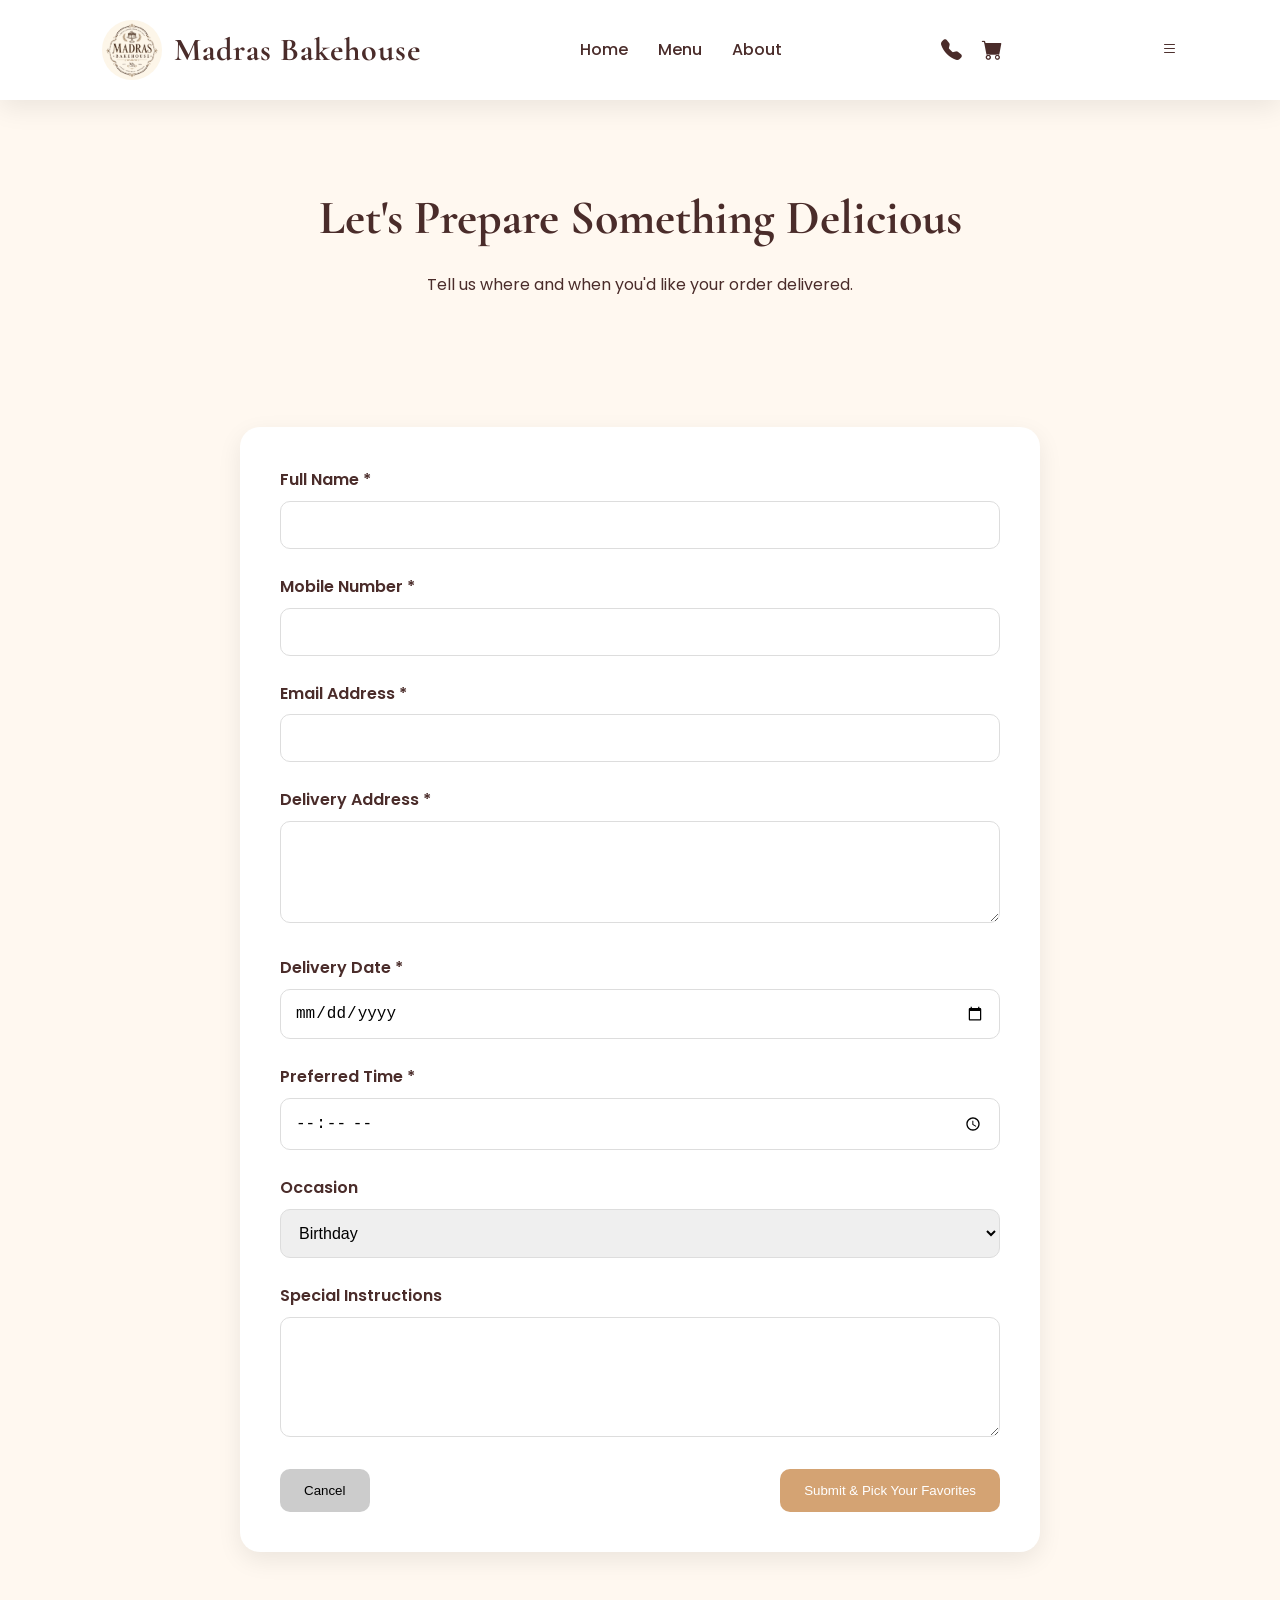
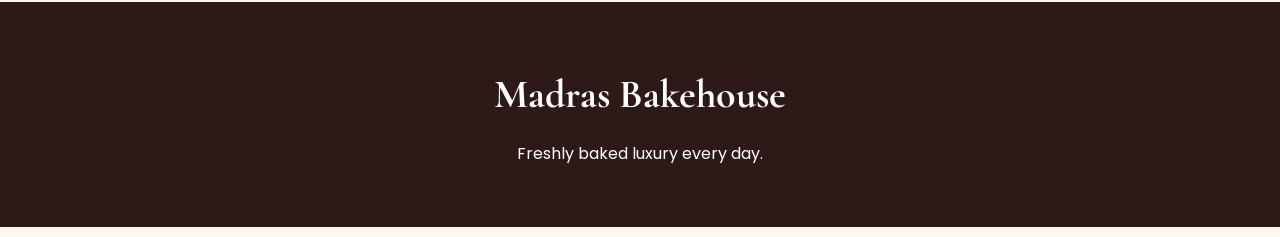
<file: order.html>
<!DOCTYPE html>
<html lang="en">
<head>
    <meta charset="UTF-8">
    <meta name="viewport" content="width=device-width, initial-scale=1.0">
    <title>Order Now | Madras Bakehouse</title>

    <link rel="stylesheet"
    href="https://cdn.jsdelivr.net/npm/bootstrap-icons@1.11.3/font/bootstrap-icons.min.css">

    <link rel="stylesheet" href="style.css">
</head>

<body>
<!--<div id="loader">

<h2>Madras Bakehouse</h2>

</div>-->
<header>

    <nav class="navbar">

        <div class="logo-section">

            <img src=" logo.png"
                 alt="Logo"
                 class="logo">

            <h1>Madras Bakehouse</h1>

        </div>

        <ul class="nav-links">

            <li><a href="index.html">Home</a></li>

            <li><a href="menu.html">Menu</a></li>

            <li><a href="about.html">About</a></li>

        </ul>

        <div class="nav-icons">

            <a href="about.html#contact">
                <i class="bi bi-telephone-fill"></i>
            </a>

            <a href="menu.html">
                <i class="bi bi-cart-fill"></i>
            </a>

        </div>
        <div class="menu-toggle">

    <i class="bi bi-list"></i>

</div>

    </nav>

</header>

<!-- ORDER HERO -->

<section class="order-hero">

    <h2>Let's Prepare Something Delicious</h2>

    <p>
        Tell us where and when you'd like your order delivered.
    </p>

</section>

<!-- ORDER FORM -->

<section class="order-form-section">

<form id="customerForm">

    <div class="form-group">
        <label>Full Name *</label>
        <input type="text"
               id="name"
               required>
    </div>

    <div class="form-group">
        <label>Mobile Number *</label>
        <input type="tel"
               id="mobile"
               required>
    </div>

    <div class="form-group">
        <label>Email Address *</label>
        <input type="email"
               id="email"
               required>
    </div>

    <div class="form-group">
        <label>Delivery Address *</label>
        <textarea id="address"
                  rows="4"
                  required></textarea>
    </div>

    <div class="form-group">
        <label>Delivery Date *</label>
        <input type="date"
               id="date"
               required>
    </div>

    <div class="form-group">
        <label>Preferred Time *</label>
        <input type="time"
               id="time"
               required>
    </div>

    <div class="form-group">

        <label>Occasion</label>

        <select id="occasion">

            <option>Birthday</option>
            <option>Anniversary</option>
            <option>Wedding</option>
            <option>Corporate Event</option>
            <option>Family Gathering</option>
            <option>Other</option>

        </select>

    </div>

    <div class="form-group">

        <label>Special Instructions</label>

        <textarea id="instructions"
                  rows="5"></textarea>

    </div>

    <div class="form-buttons">

        <button type="button"
                class="cancel-btn"
                onclick="window.location.href='index.html'">

            Cancel

        </button>

        <button type="submit"
                class="submit-btn">

            Submit & Pick Your Favorites

        </button>

    </div>

</form>

</section>

<footer>

    <div class="footer-content">

        <h2>Madras Bakehouse</h2>

        <p>
            Freshly baked luxury every day.
        </p>

    </div>

</footer>

<script src="script.js"></script>

</body>
</html>
</file>
<file: style.css>
/* =========================
   GOOGLE FONTS
========================= */

@import url('https://fonts.googleapis.com/css2?family=Cormorant+Garamond:wght@500;600;700&family=Poppins:wght@300;400;500;600&display=swap');

/* =========================
   RESET
========================= */

*{
    margin:0;
    padding:0;
    box-sizing:border-box;
}

html{
    scroll-behavior:smooth;
}

body{
    font-family:'Poppins',sans-serif;
    background:#FFF8F0;
    color:#4A2C2A;
    line-height:1.6;
}

/* =========================
   VARIABLES
========================= */

:root{
    --cream:#FFF8F0;
    --brown:#4A2C2A;
    --gold:#D4A373;
    --light-gold:#E9C46A;
    --white:#ffffff;
    --shadow:0 8px 25px rgba(0,0,0,0.08);
}

/* =========================
   NAVBAR
========================= */

.navbar{
    display:flex;
    justify-content:space-between;
    align-items:center;
    padding:20px 8%;
    background:white;
    box-shadow:var(--shadow);
    position:sticky;
    top:0;
    z-index:1000;
}

.logo-section{
    display:flex;
    align-items:center;
    gap:12px;
}

.logo{
    width:60px;
    height:60px;
    border-radius:50%;
    object-fit:cover;
}

.logo-section h1{
    font-family:'Cormorant Garamond',serif;
    font-size:2rem;
    color:var(--brown);
    letter-spacing:1px;
}

.nav-links{
    display:flex;
    list-style:none;
    gap:30px;
}

.nav-links a{
    text-decoration:none;
    color:var(--brown);
    font-weight:500;
    transition:.3s;
}

.nav-links a:hover{
    color:var(--gold);
}

.nav-icons{
    display:flex;
    gap:20px;
}

.nav-icons a{
    color:var(--brown);
    font-size:1.3rem;
    transition:.3s;
}

.nav-icons a:hover{
    color:var(--gold);
}

/* =========================
   HERO
========================= */

.hero{
    min-height:90vh;
    display:flex;
    align-items:center;
    justify-content:space-between;
    padding:60px 8%;
    gap:50px;
}

.hero-content{
    flex:1;
}

.hero-content h2{
    font-family:'Cormorant Garamond',serif;
    font-size:4rem;
    line-height:1.1;
    margin-bottom:20px;
}

.hero-content p{
    font-size:1.1rem;
    margin-bottom:30px;
    color:#666;
}

.hero-buttons{
    display:flex;
    justify-content:center;
    align-items:center;
    gap:20px;
    flex-wrap:wrap;
    margin-top:30px;
}.hero-buttons{
    display:flex;
    justify-content:center;
    align-items:center;
    gap:20px;
    flex-wrap:wrap;
    margin-top:30px;
}

.hero-image{
    flex:1;
}

.hero-image img{
    width:100%;
    border-radius:20px;
    box-shadow:var(--shadow);
}

/* =========================
   BUTTONS
========================= */

.btn{
    display:inline-block;
    padding:14px 28px;
    background:var(--gold);
    color:white;
    text-decoration:none;
    border-radius:30px;
    font-weight:600;
    transition:.3s;
}

.btn:hover{
    transform:translateY(-3px);
}

.btn-outline{
    display:inline-block;
    padding:14px 28px;
    border:2px solid var(--gold);
    color:var(--gold);
    text-decoration:none;
    border-radius:30px;
    font-weight:600;
    transition:.3s;
}

.btn-outline:hover{
    background:var(--gold);
    color:white;
}

/* =========================
   SIGNATURE DESSERTS
========================= */

.signature{
    padding:80px 8%;
    text-align:center;
}

.signature h2{
    font-family:'Cormorant Garamond',serif;
    font-size:3rem;
    margin-bottom:50px;
}

.dessert-container{
    display:grid;
    grid-template-columns:repeat(auto-fit,minmax(280px,1fr));
    gap:30px;
}

.dessert-card{
    background:white;
    border-radius:20px;
    overflow:hidden;
    box-shadow:var(--shadow);
    transition:.3s;
}

.dessert-card:hover{
    transform:translateY(-10px);
}

.dessert-card img{
    width:100%;
    height:250px;
    object-fit:cover;
}

.dessert-card h3{
    margin-top:20px;
    margin-bottom:10px;
}

.dessert-card p{
    padding:0 20px 20px;
}

/* =========================
   CTA SECTION
========================= */

.cta{
    padding:80px 8%;
    text-align:center;
    background:#fff;
}

.cta h2{
    font-family:'Cormorant Garamond',serif;
    font-size:3rem;
    margin-bottom:20px;
}

.cta p{
    margin-bottom:30px;
}

/* =========================
   TESTIMONIALS
========================= */

.testimonials{
    padding:80px 8%;
    text-align:center;
}

.testimonials h2{
    font-family:'Cormorant Garamond',serif;
    font-size:3rem;
    margin-bottom:50px;
}

.testimonial-container{
    display:grid;
    grid-template-columns:repeat(auto-fit,minmax(250px,1fr));
    gap:30px;
}

.testimonial{
    background:white;
    padding:30px;
    border-radius:20px;
    box-shadow:var(--shadow);
}

.testimonial p{
    font-style:italic;
}

.testimonial h4{
    margin-top:15px;
    color:var(--gold);
}

/* =========================
   FOOTER
========================= */

footer{
    background:#2d1a18;
    color:white;
    padding:60px 8%;
}

.footer-content{
    text-align:center;
}

.footer-content h2{
    font-family:'Cormorant Garamond',serif;
    font-size:2.5rem;
    margin-bottom:15px;
}

.contact-info{
    margin-top:25px;
}

.contact-info p{
    margin:10px 0;
}

.contact-info i{
    color:var(--gold);
    margin-right:10px;
}

/* =========================
   RESPONSIVE
========================= */

@media(max-width:900px){

    .hero{
        flex-direction:column;
        text-align:center;
    }

    .hero-content h2{
        font-size:3rem;
    }

    .navbar{
        flex-direction:column;
        gap:20px;
    }

    .nav-links{
        flex-wrap:wrap;
        justify-content:center;
    }
}

@media(max-width:600px){

    .hero-content h2{
        font-size:2.3rem;
    }

    .signature h2,
    .cta h2,
    .testimonials h2{
        font-size:2.2rem;
    }

    .logo-section h1{
        font-size:1.6rem;
    }
}
/* =========================
   MENU PAGE
========================= */

.menu-hero{
    text-align:center;
    padding:80px 8%;
}

.menu-hero h2{
    font-size:3.5rem;
    font-family:'Cormorant Garamond',serif;
    margin-bottom:20px;
}

.menu-hero p{
    margin-bottom:30px;
}

.menu-section{
    padding:60px 8%;
}

.menu-section h2{
    text-align:center;
    font-family:'Cormorant Garamond',serif;
    font-size:2.8rem;
    margin-bottom:40px;
}
/* =========================
   ABOUT PAGE
========================= */

.about-hero{
    text-align:center;
    padding:80px 8%;
}

.about-hero h2{
    font-size:3.5rem;
    font-family:'Cormorant Garamond',serif;
    margin-bottom:20px;
}

.about-hero p{
    margin-bottom:30px;
}

.story-section,
.philosophy-section,
.gallery-section,
.contact-section{
    padding:80px 8%;
}

.story-section h2,
.philosophy-section h2,
.gallery-section h2,
.contact-section h2{
    text-align:center;
    font-family:'Cormorant Garamond',serif;
    font-size:3rem;
    margin-bottom:40px;
}

.story-section p{
    max-width:900px;
    margin:auto;
    text-align:center;
}

.philosophy-grid{
    display:grid;
    grid-template-columns:repeat(auto-fit,minmax(250px,1fr));
    gap:25px;
}

.philosophy-card{
    background:white;
    padding:30px;
    text-align:center;
    border-radius:20px;
    box-shadow:var(--shadow);
}

.philosophy-card i{
    font-size:2rem;
    color:var(--gold);
    margin-bottom:15px;
}

.gallery-grid{
    display:grid;
    grid-template-columns:repeat(auto-fit,minmax(250px,1fr));
    gap:20px;
}

.gallery-grid img{
    width:100%;
    height:250px;
    object-fit:cover;
    border-radius:20px;
    box-shadow:var(--shadow);
}

.contact-grid{
    display:grid;
    grid-template-columns:1fr 1fr;
    gap:30px;
}

.contact-details{
    background:white;
    padding:30px;
    border-radius:20px;
    box-shadow:var(--shadow);
}

.contact-details p{
    margin-bottom:20px;
}

.contact-details i{
    color:var(--gold);
    margin-right:10px;
}

.map-container iframe{
    width:100%;
    height:350px;
    border:none;
    border-radius:20px;
    box-shadow:var(--shadow);
}

@media(max-width:768px){

    .contact-grid{
        grid-template-columns:1fr;
    }

}
/* =========================
   ORDER PAGE
========================= */

.order-hero{
    text-align:center;
    padding:80px 8%;
}

.order-hero h2{
    font-family:'Cormorant Garamond',serif;
    font-size:3rem;
    margin-bottom:15px;
}

.order-form-section{
    padding:50px 8%;
    display:flex;
    justify-content:center;
}

#customerForm{
    width:100%;
    max-width:800px;
    background:white;
    padding:40px;
    border-radius:20px;
    box-shadow:var(--shadow);
}

.form-group{
    margin-bottom:25px;
}

.form-group label{
    display:block;
    margin-bottom:8px;
    font-weight:600;
}

.form-group input,
.form-group textarea,
.form-group select{
    width:100%;
    padding:14px;
    border:1px solid #ddd;
    border-radius:10px;
    font-size:1rem;
}

.form-buttons{
    display:flex;
    justify-content:space-between;
    gap:15px;
}

.cancel-btn{
    background:#ccc;
    border:none;
    padding:14px 24px;
    border-radius:10px;
    cursor:pointer;
}

.submit-btn{
    background:var(--gold);
    color:white;
    border:none;
    padding:14px 24px;
    border-radius:10px;
    cursor:pointer;
}
/* =========================
   FAVORITES PAGE
========================= */

.favorites-header{
    text-align:center;
    padding:60px 8%;
}

.products-container{
    padding:40px 8%;
    display:grid;
    grid-template-columns:repeat(auto-fit,minmax(250px,1fr));
    gap:25px;
}

.product-card{
    background:white;
    padding:20px;
    border-radius:20px;
    box-shadow:var(--shadow);
    text-align:center;
}

.product-card img{
    width:100%;
    height:220px;
    object-fit:cover;
    border-radius:15px;
}

.product-card input{
    transform:scale(1.4);
    margin-bottom:15px;
}

.qty-box{
    display:flex;
    justify-content:center;
    align-items:center;
    gap:15px;
    margin-top:15px;
}

.qty-box button{
    width:35px;
    height:35px;
    border:none;
    border-radius:50%;
    background:var(--gold);
    color:white;
    cursor:pointer;
}

.order-summary{
    padding:60px 8%;
    background:white;
}

#selectedItems{
    display:flex;
    flex-wrap:wrap;
    gap:15px;
    margin:25px 0;
}

.summary-item{
    background:#f7f7f7;
    padding:10px 15px;
    border-radius:10px;
}

#grandTotal{
    margin-bottom:30px;
}

.summary-buttons{
    display:flex;
    gap:15px;
}

.success-message{
    text-align:center;
    padding:80px 8%;
}
.cart-icon{
    position:relative;
    color:var(--brown);
    text-decoration:none;
}

#cartCount{
    position:absolute;
    top:-10px;
    right:-12px;

    width:22px;
    height:22px;

    background:crimson;
    color:white;

    border-radius:50%;

    display:flex;
    justify-content:center;
    align-items:center;

    font-size:12px;
    font-weight:bold;
}
.search-section{
    padding:20px 8%;
    text-align:center;
}

#searchInput{

    width:100%;
    max-width:600px;

    padding:15px;

    border-radius:30px;
    border:1px solid #ddd;

    font-size:1rem;
}
.filter-buttons{
    display:flex;
    justify-content:center;
    flex-wrap:wrap;
    gap:10px;
    margin:30px 0;
}

.filter-btn{
    padding:10px 20px;
    border:none;
    background:var(--gold);
    color:white;
    border-radius:25px;
    cursor:pointer;
}
#topBtn{

position:fixed;

bottom:25px;
right:25px;

width:50px;
height:50px;

border:none;

border-radius:50%;

background:var(--gold);

color:white;

cursor:pointer;

display:none;

z-index:999;
}
.product-card,
.dessert-card{

transition:0.4s ease;

}

.product-card:hover,
.dessert-card:hover{

transform:
translateY(-10px)
scale(1.02);

}
#loader{

position:fixed;

top:0;
left:0;

width:100%;
height:100%;

background:#FFF8F0;

display:flex;
justify-content:center;
align-items:center;

z-index:9999;
}

.active{

opacity:1;

transform:translateY(0);

}
.social-icons{

    margin-top:25px;

    display:flex;
    justify-content:center;
    gap:20px;
}

.social-icons a{

    color:white;
    font-size:1.5rem;

    transition:0.3s;
}

.social-icons a:hover{

    color:var(--gold);

    transform:translateY(-3px);
}
</file>
